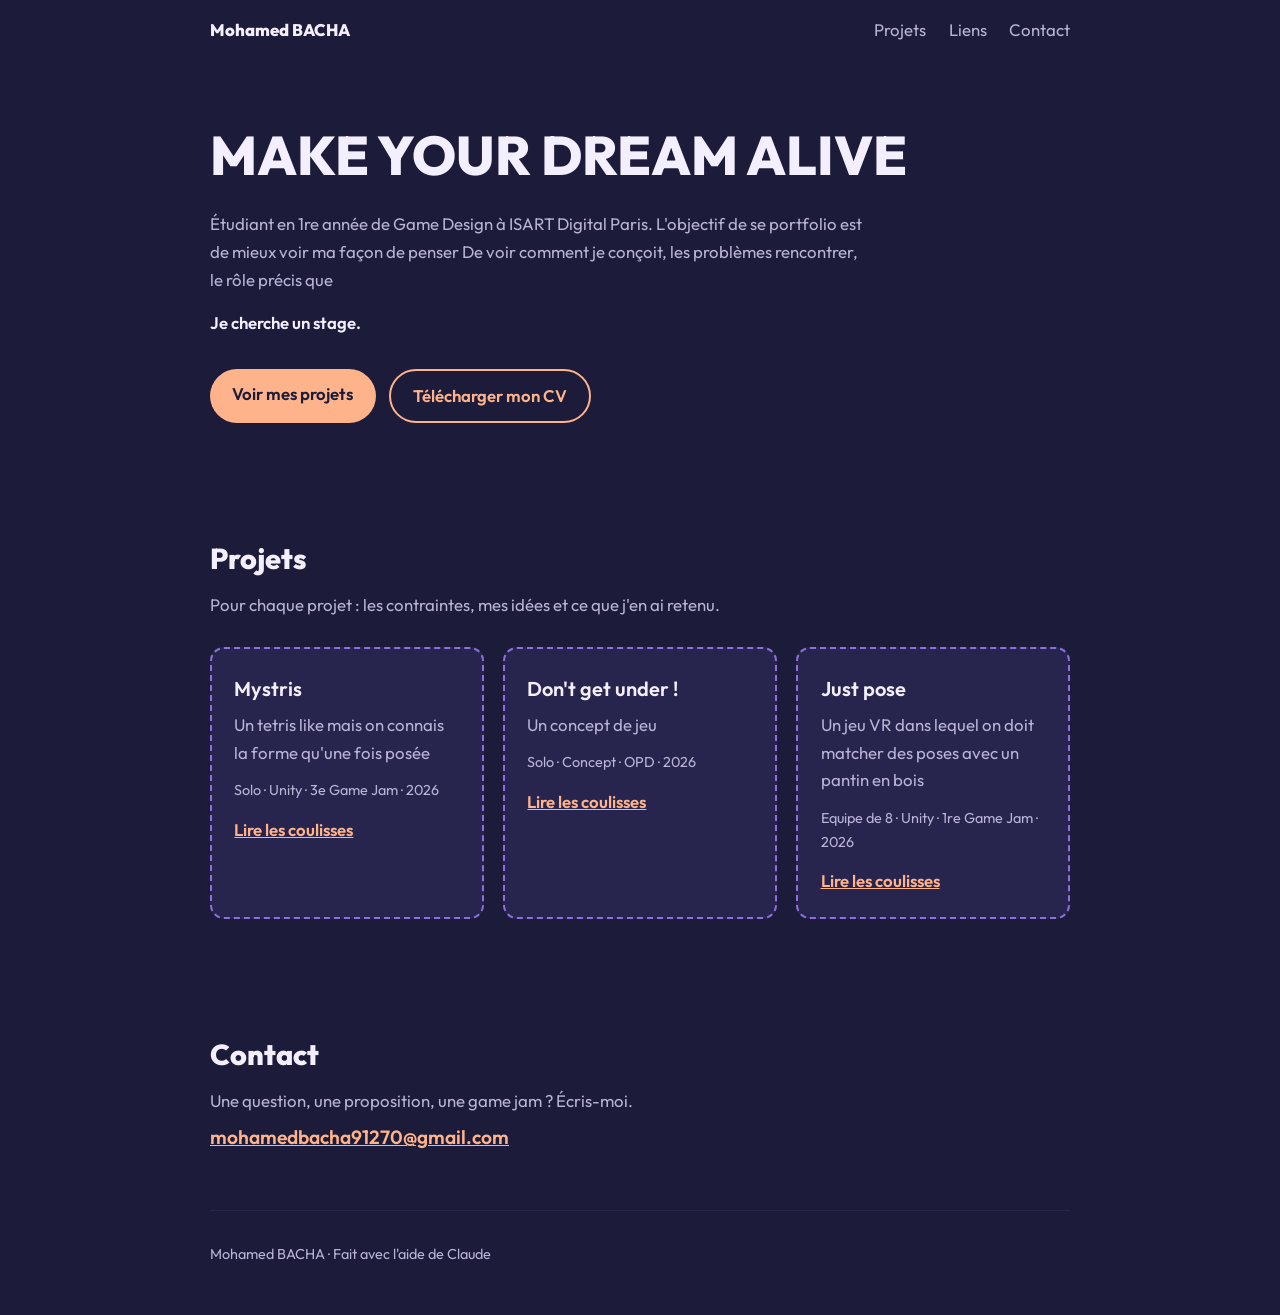
<file: index.html>
<!DOCTYPE html>
<html lang="fr">
<head>
  <meta charset="UTF-8">
  <meta name="viewport" content="width=device-width, initial-scale=1">
  <link rel="icon" href="favicon.png" type="image/png">

  <!-- TITRE de l'onglet du navigateur : à modifier -->
  <title>Portfolio Mohamed BACHA – Game Designer</title>
  <meta name="description" content="Portfolio de Mohamed BACHA, étudiant en Game Design. Les coulisses de mes projets.">

  <!-- POLICE : pour changer, remplace "Outfit" ici ET dans style.css (variable --police) -->
  <link rel="preconnect" href="https://fonts.googleapis.com">
  <link rel="preconnect" href="https://fonts.gstatic.com" crossorigin>
  <link href="https://fonts.googleapis.com/css2?family=Outfit:wght@400;600;800&display=swap" rel="stylesheet">

  <link rel="stylesheet" href="style.css">
</head>
<body>

  <!-- ========== MENU ========== -->
  <header class="menu">
    <a class="logo" href="#accueil">Mohamed BACHA</a>
    <nav>
      <a href="#projets">Projets</a>

      <!-- MENU DÉROULANT "LIENS" : remplace chaque "#" par ton vrai lien -->
      <div class="deroulant">
        <button class="deroulant-bouton" type="button" aria-haspopup="true">Liens</button>
        <ul class="sous-menu">
          <li><a href="https://blazyper.itch.io/">itch.io</a></li>
          <li><a href="https://www.linkedin.com/in/mohamed-bacha-155bb53b1/">LinkedIn</a></li>
          <!-- CV : remplace "cv.pdf" par le nom de ton fichier, à mettre dans le même dossier -->
          <li><a href="cv.pdf">CV</a></li>
        </ul>
      </div>

      <div class="deroulant">
  <button class="deroulant-bouton" type="button" aria-haspopup="true">Contact</button>
  <ul class="sous-menu">
    <li><a id="adresse-mail" href="mailto:mohamedbacha91270@gmail.com">mohamedbacha91270@gmail.com</a>
    <button class="copier" type="button" id="bouton-copier">Copier</button></li>
    <li><a href="https://www.instagram.com/blazyper/">Instagram</a></li>
  </ul>
</div>
    </nav>
  </header>

  <main>

    <!-- ========== ACCUEIL ========== -->
    <section id="accueil" class="accueil">
      <!-- ACCROCHE : le gros titre, à modifier -->
      <h1>MAKE YOUR DREAM ALIVE</h1>

      <!-- PRÉSENTATION : 2 ou 3 phrases maximum -->
      <p class="intro">
        Étudiant en 1re année de Game Design à ISART Digital Paris.
        L'objectif de se portfolio est de mieux voir ma façon de penser </n>
      De voir comment je conçoit, les problèmes rencontrer, le rôle précis que  </n>
      
        
      </p>

      <!-- CE QUE TU CHERCHES : à adapter (date, durée…) -->
      <p class="cherche">Je cherche un stage.</p>

      <div class="boutons">
        <a class="bouton" href="#projets">Voir mes projets</a>
        <a class="bouton secondaire" href="cv.pdf">Télécharger mon CV</a>
      </div>
    </section>

    <!-- ========== PROJETS ========== -->
    <section id="projets">
      <h2>Projets</h2>
      <p class="sous-titre">Pour chaque projet : les contraintes, mes idées et ce que j'en ai retenu.</p>

      <div class="grille">

        <!-- CARTE PROJET : copie-colle tout le bloc <article> pour en ajouter un.
             Le lien "href" doit être le nom du fichier de la page du projet. -->
        <article class="carte">
          <h3>Mystris</h3>
          <p>Un tetris like mais on connais la forme qu'une fois posée</p>
          <p class="detail">Solo · Unity · 3e Game Jam · 2026</p>
          <a href="projet-mystris.html">Lire les coulisses</a>
        </article>

        <article class="carte">
          <h3>Don't get under !</h3>
          <p>Un concept de jeu </p>
          <p class="detail">Solo · Concept · OPD · 2026</p>
          <a href="projet-dont-get-under.html">Lire les coulisses</a>
        </article>
        
        <article class="carte">
          <h3>Just pose </h3>
          <p>Un jeu VR dans lequel on doit matcher des poses avec un pantin en bois </p>
          <p class="detail">Equipe de 8 · Unity · 1re Game Jam · 2026</p>
          <a href="just-pose.html">Lire les coulisses</a>
        </article>

      </div>
    </section>

    <!-- ========== CONTACT ========== -->
    <section id="contact">
      <h2>Contact</h2>
      <p>Une question, une proposition, une game jam ? Écris-moi.</p>
      <!-- Remplace par ton adresse mail (aux deux endroits) -->
      <p><a class="mail" href="mailto:mohamedbacha91270@gmail.com">mohamedbacha91270@gmail.com</a></p>
    </section>

  </main>

  <footer>
    <p>Mohamed BACHA · Fait avec l'aide de Claude</p>
  </footer>

  <!-- ========== SCRIPT DU MENU DÉROULANT (tu n'as pas besoin d'y toucher) ========== -->
  <!-- Ordinateur : le menu s'ouvre uniquement au passage de la souris (géré par le CSS). -->
  <!-- Téléphone / tablette : un appui sur "Liens" ouvre le menu, un appui ailleurs le ferme. -->
  <script>
    const deroulant = document.querySelector('.deroulant');
    const bouton = deroulant.querySelector('.deroulant-bouton');
    const aUneSouris = window.matchMedia('(hover: hover)');

    // Appui sur "Liens" : uniquement sur appareil tactile
    bouton.addEventListener('click', function (e) {
      if (aUneSouris.matches) return;
      e.stopPropagation();
      deroulant.classList.toggle('ouvert');
    });

    // Appui ailleurs sur la page : le menu se ferme
    document.addEventListener('click', function (e) {
      if (!deroulant.contains(e.target)) deroulant.classList.remove('ouvert');
    });
    // Bouton "Copier" l'adresse mail
const boutonCopier = document.getElementById('bouton-copier');
const adresse = document.getElementById('adresse-mail').textContent;

boutonCopier.addEventListener('click', function () {
  navigator.clipboard.writeText(adresse).then(function () {
    boutonCopier.textContent = 'Copié !';
    setTimeout(function () {
      boutonCopier.textContent = 'Copier';
    }, 2000);
  });
});
  </script>

</body>
</html>
</file>
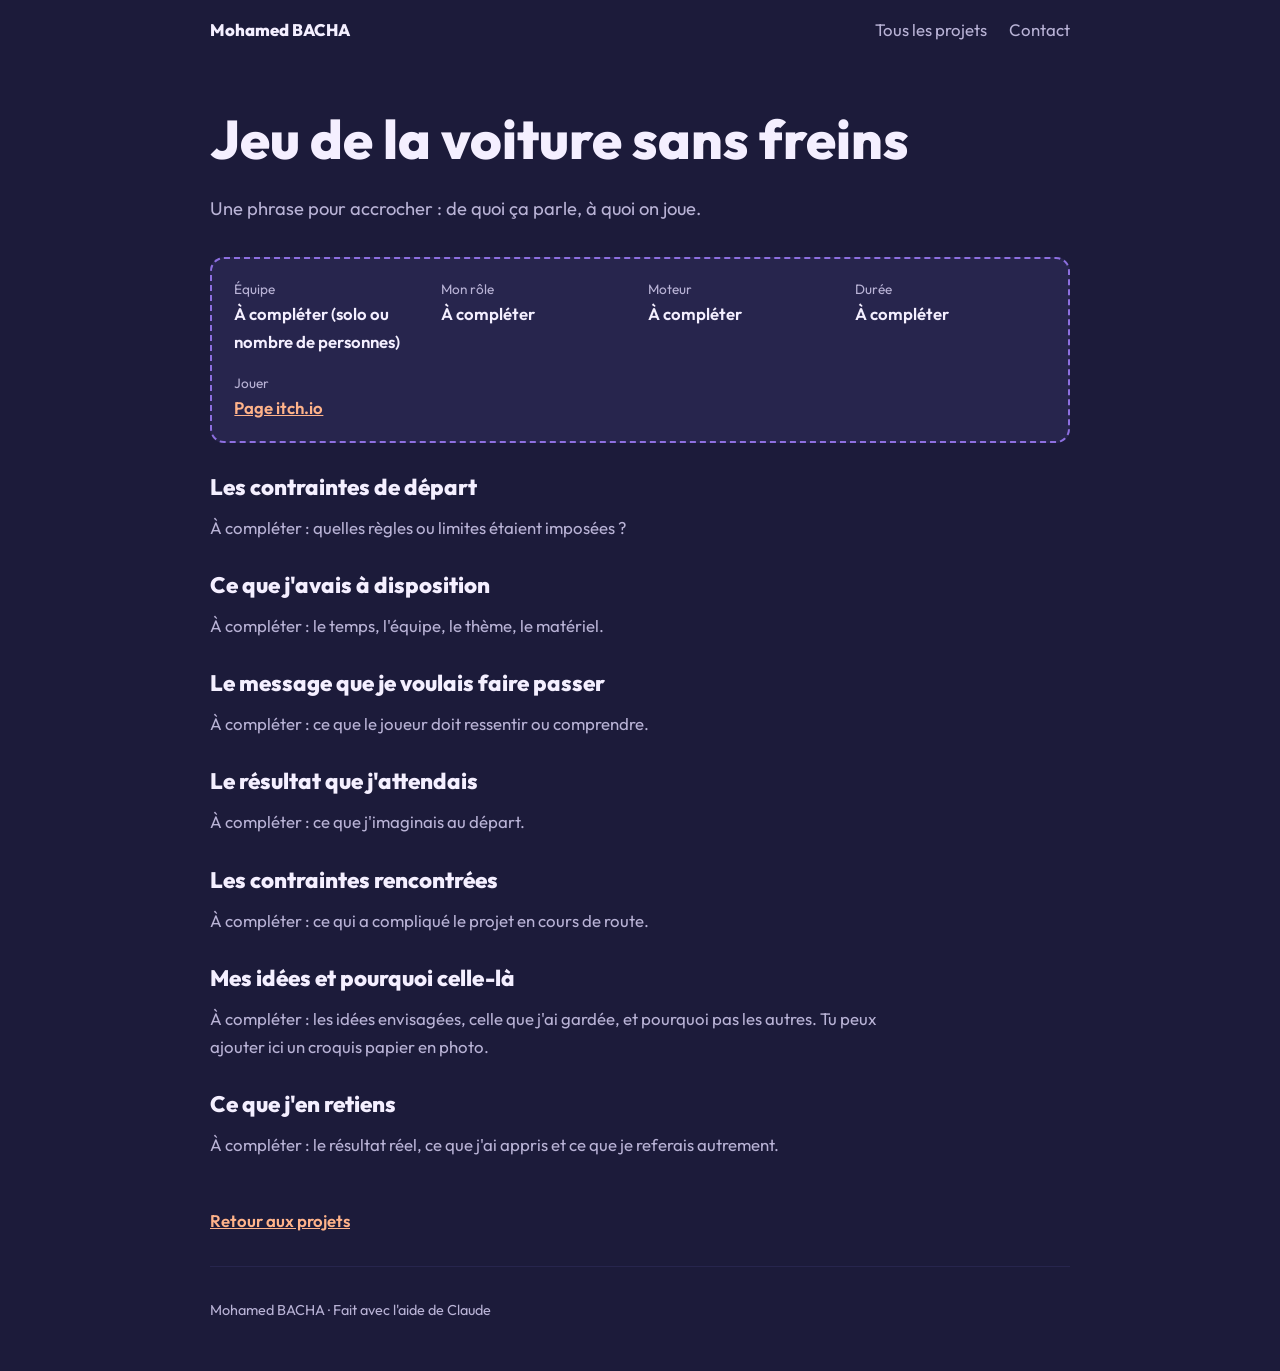
<file: projet-don't-get-under.html>
<!DOCTYPE html>
<html lang="fr">
<head>
  <meta charset="UTF-8">
  <meta name="viewport" content="width=device-width, initial-scale=1">

  <!-- TITRE de l'onglet : à modifier -->
  <title>Jeu de la voiture sans freins – Les coulisses | Mohamed BACHA</title>
  <meta name="description" content="Les coulisses du jeu de la voiture sans freins : contraintes, idées et choix de game design.">

  <link rel="preconnect" href="https://fonts.googleapis.com">
  <link rel="preconnect" href="https://fonts.gstatic.com" crossorigin>
  <link href="https://fonts.googleapis.com/css2?family=Outfit:wght@400;600;800&display=swap" rel="stylesheet">

  <link rel="stylesheet" href="style.css">
</head>
<body>

  <!-- ========== MENU (identique sur toutes les pages projets) ========== -->
  <header class="menu">
    <a class="logo" href="index.html">Mohamed BACHA</a>
    <nav>
      <a href="index.html#projets">Tous les projets</a>
      <a href="index.html#contact">Contact</a>
    </nav>
  </header>

  <main>
    <article class="projet">

      <!-- TITRE DU PROJET -->
      <h1>Jeu de la voiture sans freins</h1>
      <!-- ACCROCHE : une phrase -->
      <p class="intro">Une phrase pour accrocher : de quoi ça parle, à quoi on joue.</p>

      <!-- FICHE RAPIDE : lue en 5 secondes par un recruteur. Remplace chaque "À compléter". -->
      <dl class="fiche">
        <div><dt>Équipe</dt><dd>À compléter (solo ou nombre de personnes)</dd></div>
        <div><dt>Mon rôle</dt><dd>À compléter</dd></div>
        <div><dt>Moteur</dt><dd>À compléter</dd></div>
        <div><dt>Durée</dt><dd>À compléter</dd></div>
        <div><dt>Jouer</dt><dd><a href="#">Page itch.io</a></dd></div>
      </dl>

      <!-- IMAGE OU GIF : décommente la ligne ci-dessous et mets le nom de ton fichier image
           (à envoyer dans le même dossier que cette page) -->
      <!-- <img class="visuel" src="voiture.png" alt="Capture du jeu de la voiture sans freins"> -->

      <!-- RUBRIQUES : garde des blocs courts (3 à 4 phrases). Copie-colle un <section class="bloc"> pour en ajouter. -->
      <section class="bloc">
        <h2>Les contraintes de départ</h2>
        <p>À compléter : quelles règles ou limites étaient imposées ?</p>
      </section>

      <section class="bloc">
        <h2>Ce que j'avais à disposition</h2>
        <p>À compléter : le temps, l'équipe, le thème, le matériel.</p>
      </section>

      <section class="bloc">
        <h2>Le message que je voulais faire passer</h2>
        <p>À compléter : ce que le joueur doit ressentir ou comprendre.</p>
      </section>

      <section class="bloc">
        <h2>Le résultat que j'attendais</h2>
        <p>À compléter : ce que j'imaginais au départ.</p>
      </section>

      <section class="bloc">
        <h2>Les contraintes rencontrées</h2>
        <p>À compléter : ce qui a compliqué le projet en cours de route.</p>
      </section>

      <section class="bloc">
        <h2>Mes idées et pourquoi celle-là</h2>
        <p>À compléter : les idées envisagées, celle que j'ai gardée, et pourquoi pas les autres. Tu peux ajouter ici un croquis papier en photo.</p>
      </section>

      <section class="bloc">
        <h2>Ce que j'en retiens</h2>
        <p>À compléter : le résultat réel, ce que j'ai appris et ce que je referais autrement.</p>
      </section>

      <p class="retour"><a href="index.html#projets">Retour aux projets</a></p>

    </article>
  </main>

  <footer>
    <p>Mohamed BACHA · Fait avec l'aide de Claude</p>
  </footer>

</body>
</html>
</file>
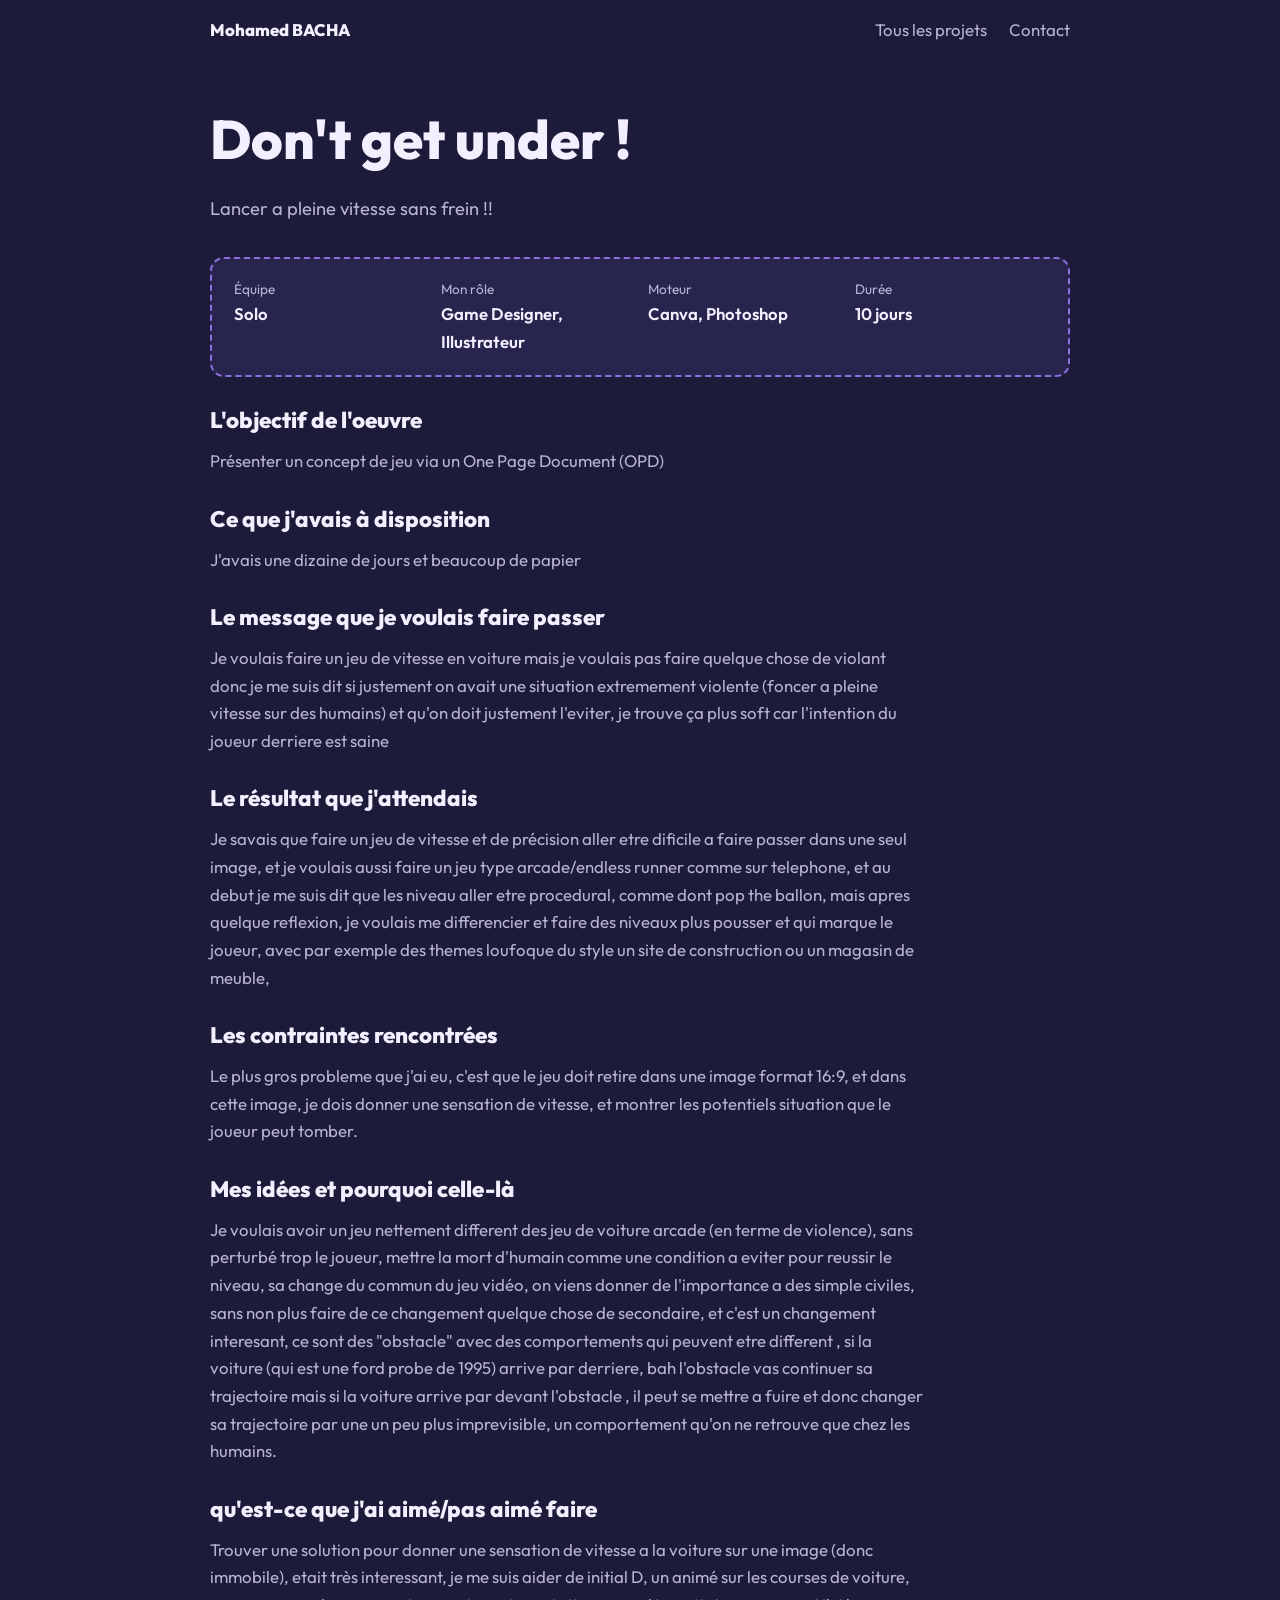
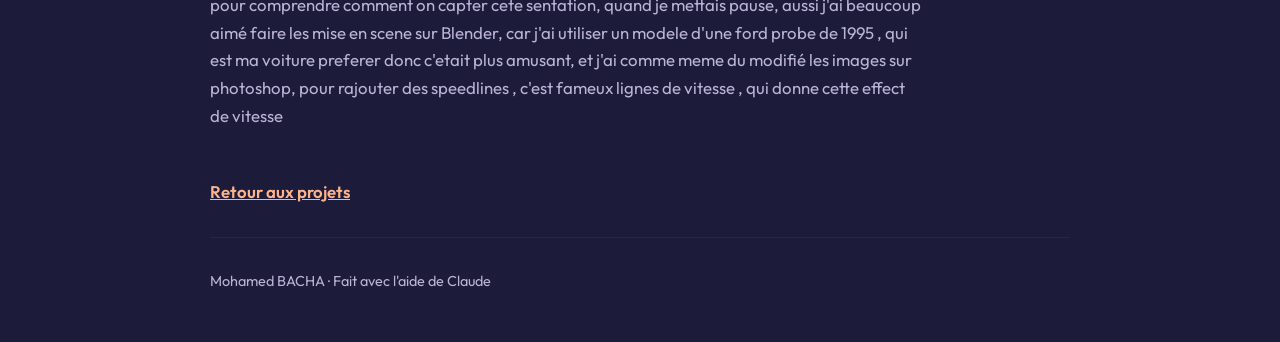
<file: projet-dont-get-under.html>
<!DOCTYPE html>
<html lang="fr">
<head>
  <meta charset="UTF-8">
  <meta name="viewport" content="width=device-width, initial-scale=1">
  <link rel="icon" href="favicon.png" type="image/png">

  <!-- TITRE de l'onglet : à modifier -->
  <title>Dont get under | Mohamed BACHA</title>
  <meta name="description" content="Les coulisses du jeu de la voiture sans freins : contraintes, idées et choix de game design.">

  <link rel="preconnect" href="https://fonts.googleapis.com">
  <link rel="preconnect" href="https://fonts.gstatic.com" crossorigin>
  <link href="https://fonts.googleapis.com/css2?family=Outfit:wght@400;600;800&display=swap" rel="stylesheet">

  <link rel="stylesheet" href="style.css">
</head>
<body>

  <!-- ========== MENU (identique sur toutes les pages projets) ========== -->
  <header class="menu">
    <a class="logo" href="index.html">Mohamed BACHA</a>
    <nav>
      <a href="index.html#projets">Tous les projets</a>
            <div class="deroulant">
  <button class="deroulant-bouton" type="button" aria-haspopup="true">Contact</button>
  <ul class="sous-menu">
    <li><a id="adresse-mail" href="mailto:mohamedbacha91270@gmail.com">mohamedbacha91270@gmail.com</a>
    <button class="copier" type="button" id="bouton-copier">Copier</button></li>
    <li><a href="https://www.instagram.com/blazyper/">Instagram</a></li>
  </ul>
</div>
    </nav>
  </header>

  <main>
    <article class="projet">

      <!-- TITRE DU PROJET -->
      <h1>Don't get under !</h1>
      <!-- ACCROCHE : une phrase -->
      <p class="intro">Lancer a pleine vitesse sans frein !!</p>

      <!-- FICHE RAPIDE : lue en 5 secondes par un recruteur. Remplace chaque "À compléter". -->
      <dl class="fiche">
        <div><dt>Équipe</dt><dd>Solo</dd></div>
        <div><dt>Mon rôle</dt><dd>Game Designer, Illustrateur </dd></div>
        <div><dt>Moteur</dt><dd>Canva, Photoshop</dd></div>
        <div><dt>Durée</dt><dd>10 jours</dd></div>
      </dl>

      <!-- IMAGE OU GIF : décommente la ligne ci-dessous et mets le nom de ton fichier image
           (à envoyer dans le même dossier que cette page) -->
      <!-- <img class="visuel" src="voiture.png" alt="Capture du jeu de la voiture sans freins"> -->

      <!-- RUBRIQUES : garde des blocs courts (3 à 4 phrases). Copie-colle un <section class="bloc"> pour en ajouter. -->
      <section class="bloc">
        <h2>L'objectif de l'oeuvre</h2>
        <p>Présenter un concept de jeu via un One Page Document (OPD)</p>
      </section>

      <section class="bloc">
        <h2>Ce que j'avais à disposition</h2>
        <p>J'avais une dizaine de jours et beaucoup de papier</p>
      </section>

      <section class="bloc">
        <h2>Le message que je voulais faire passer</h2>
        <p>Je voulais faire un jeu de vitesse en voiture mais je voulais pas faire quelque chose de violant 
          donc je me suis dit si justement on avait une situation extremement violente (foncer a pleine vitesse sur des humains) 
          et qu'on doit justement l'eviter, je trouve ça plus soft car l'intention du joueur derriere est saine </p>
      </section>

      <section class="bloc">
        <h2>Le résultat que j'attendais</h2>
        <p>Je savais que faire un jeu de vitesse et de précision aller etre dificile a faire passer dans une seul image,
          et je voulais aussi faire un jeu type arcade/endless runner comme sur telephone, et au debut je me suis dit que les niveau aller etre procedural, comme dont pop the ballon,
        mais apres quelque reflexion, je voulais me differencier et faire des niveaux plus pousser et qui marque le joueur, avec par exemple des themes loufoque du style un site de construction ou un magasin de meuble, 
        </p>
      </section>

      <section class="bloc">
        <h2>Les contraintes rencontrées</h2>
        <p>Le plus gros probleme que j'ai eu, c'est que le jeu doit retire dans une image format 16:9, et dans cette image, je dois donner une sensation de vitesse, 
          et montrer les potentiels situation que le joueur peut tomber.</p>
      </section>

      <section class="bloc">
        <h2>Mes idées et pourquoi celle-là</h2>
        <p>Je voulais avoir un jeu nettement different des jeu de voiture arcade (en terme de violence), sans perturbé trop le joueur, mettre la mort d'humain comme une condition a eviter pour reussir le niveau, 
        sa change du commun du jeu vidéo, on viens donner de l'importance a des simple civiles, sans non plus faire de ce changement quelque chose de secondaire, et c'est un changement interesant,
        ce sont des "obstacle" avec des comportements qui peuvent etre different , si la voiture (qui est une ford probe de 1995) arrive par derriere, bah l'obstacle vas continuer sa trajectoire
        mais si la voiture arrive par devant l'obstacle , il peut se mettre a fuire et donc changer sa trajectoire par une un peu plus imprevisible, un comportement qu'on ne retrouve que chez les humains.</p>
      </section>

      <section class="bloc">
        <h2>qu'est-ce que j'ai aimé/pas aimé faire</h2>
        <p>Trouver une solution pour donner une sensation de vitesse a la voiture sur une image (donc immobile), etait très interessant, je me suis aider de initial D, un animé sur les courses de voiture,
        pour comprendre comment on capter cete sentation, quand je mettais pause, aussi j'ai beaucoup aimé faire les mise en scene sur Blender, car j'ai utiliser un modele d'une ford probe de 1995 , qui est ma voiture preferer 
        donc c'etait plus amusant, et j'ai comme meme du modifié les images sur photoshop, pour rajouter des speedlines , c'est fameux lignes de vitesse , qui donne cette effect de vitesse </p>
      </section>

      <p class="retour"><a href="index.html#projets">Retour aux projets</a></p>

    </article>
  </main>

  <footer>
    <p>Mohamed BACHA · Fait avec l'aide de Claude</p>
  </footer>

</body>
</html>
</file>
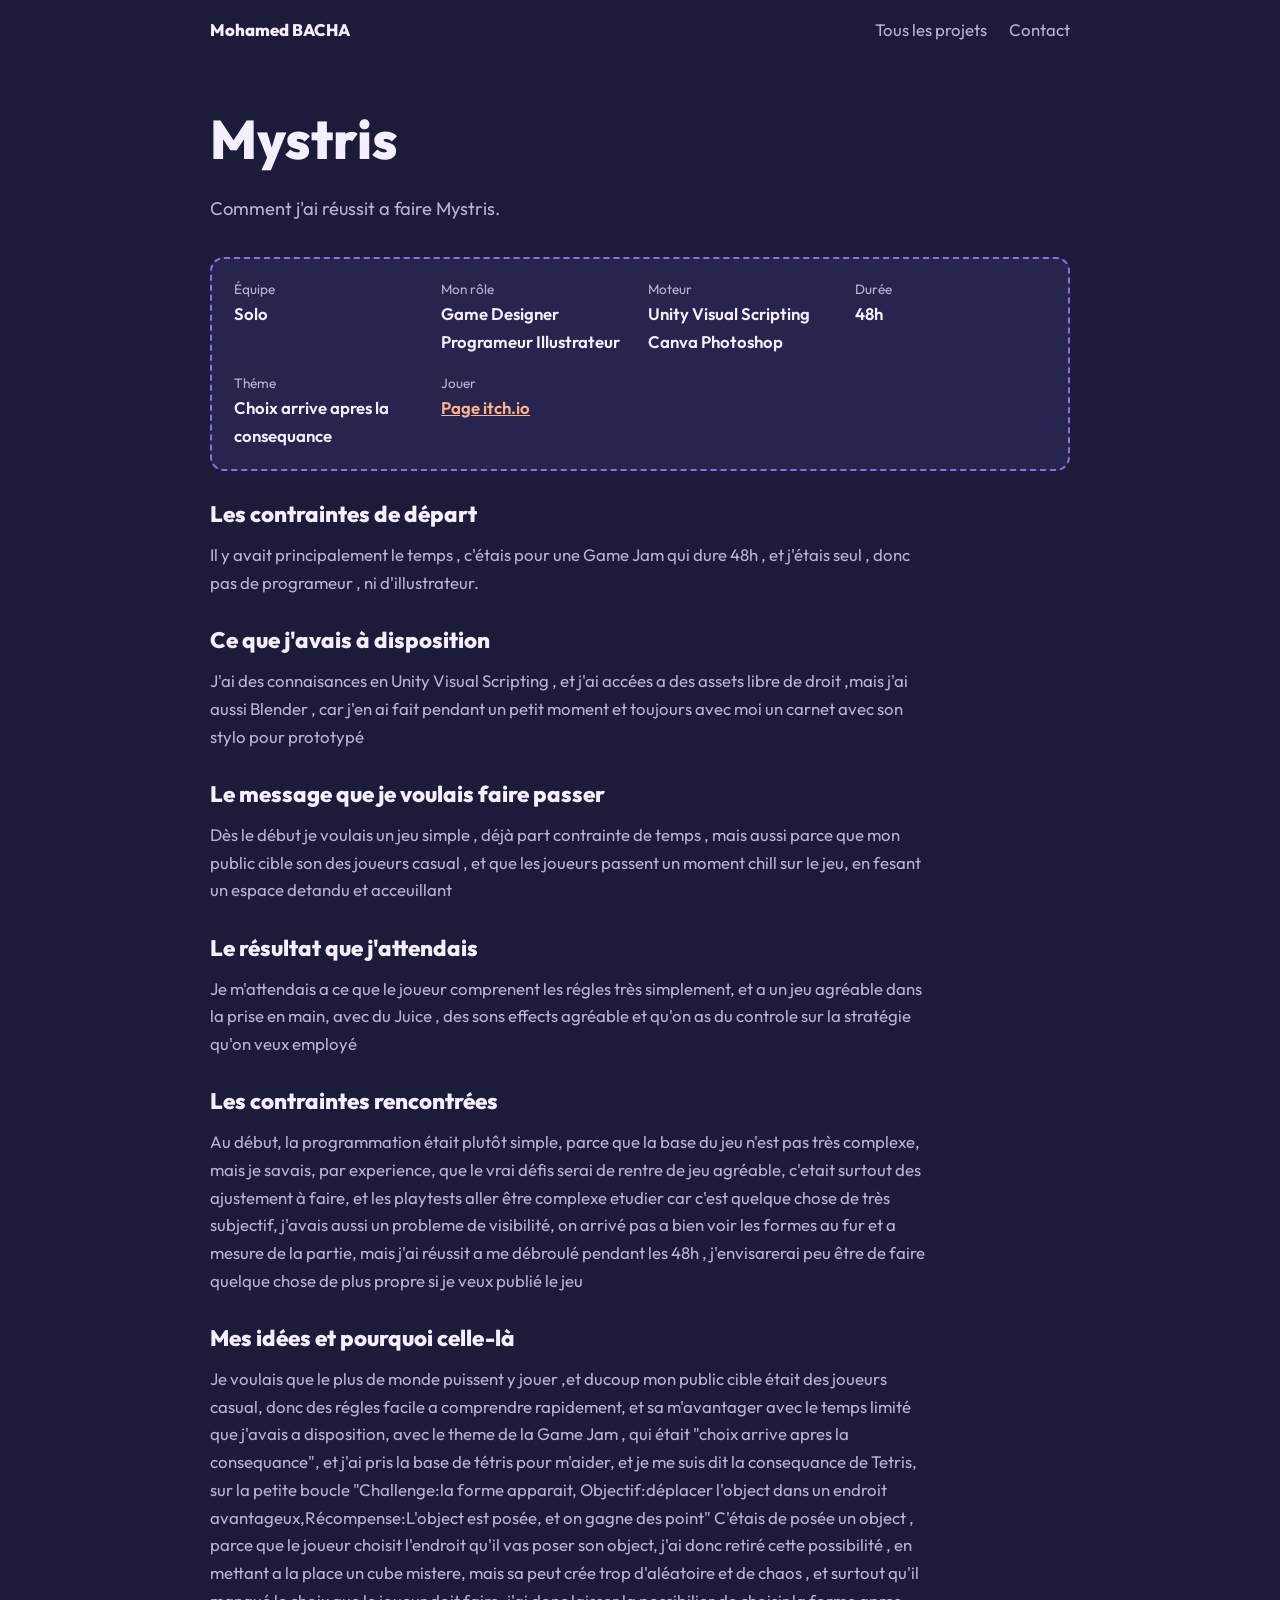
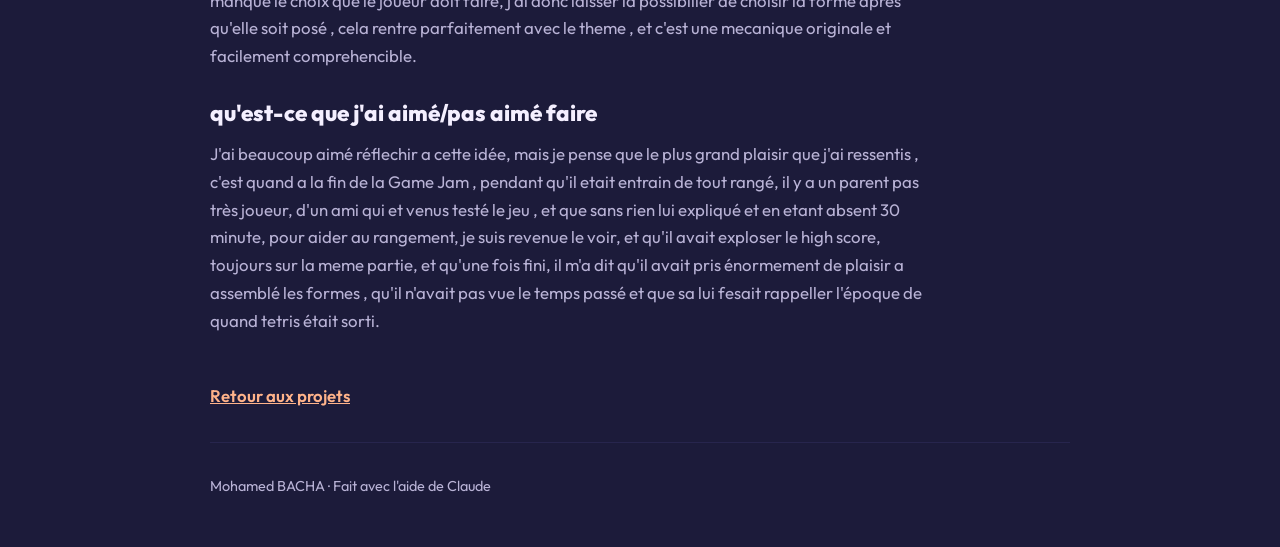
<file: projet-mystris.html>
<!DOCTYPE html>
<html lang="fr">
<head>
  <meta charset="UTF-8">
  <meta name="viewport" content="width=device-width, initial-scale=1">
  <link rel="icon" href="favicon.png" type="image/png">

  <!-- TITRE de l'onglet : à modifier -->
  <title>Mystris | Mohamed BACHA</title>
  <meta name="description" content="Les coulisses de Mystriss : contraintes, idées et choix de game design.">

  <link rel="preconnect" href="https://fonts.googleapis.com">
  <link rel="preconnect" href="https://fonts.gstatic.com" crossorigin>
  <link href="https://fonts.googleapis.com/css2?family=Outfit:wght@400;600;800&display=swap" rel="stylesheet">

  <link rel="stylesheet" href="style.css">
</head>
<body>

  <!-- ========== MENU (identique sur toutes les pages projets) ========== -->
  <header class="menu">
    <a class="logo" href="index.html">Mohamed BACHA</a>
    <nav>
      <a href="index.html#projets">Tous les projets</a>
            <div class="deroulant">
  <button class="deroulant-bouton" type="button" aria-haspopup="true">Contact</button>
  <ul class="sous-menu">
    <li><a id="adresse-mail" href="mailto:mohamedbacha91270@gmail.com">mohamedbacha91270@gmail.com</a>
    <button class="copier" type="button" id="bouton-copier">Copier</button></li>
    <li><a href="https://www.instagram.com/blazyper/">Instagram</a></li>
  </ul>
</div>
    </nav>
  </header>

  <main>
    <article class="projet">

      <!-- TITRE DU PROJET -->
      <h1>Mystris</h1>
      <!-- ACCROCHE : une phrase -->
      <p class="intro">Comment j'ai réussit a faire Mystris.</p>

      <!-- FICHE RAPIDE : lue en 5 secondes par un recruteur. Remplace chaque "À compléter". -->
      <dl class="fiche">
        <div><dt>Équipe</dt><dd>Solo</dd></div>
        <div><dt>Mon rôle</dt><dd>Game Designer Programeur      Illustrateur</dd></div>
        <div><dt>Moteur</dt><dd>Unity Visual Scripting   Canva        Photoshop  </dd></div>
        <div><dt>Durée</dt><dd>48h</dd></div>
         <div><dt>Théme</dt><dd>Choix arrive apres la consequance</dd></div>
        <div><dt>Jouer</dt><dd><a href="https://blazyper.itch.io/mystris">Page itch.io</a></dd></div>
      </dl>

      <!-- IMAGE OU GIF : décommente la ligne ci-dessous et mets le nom de ton fichier image
           (à envoyer dans le même dossier que cette page) -->
      <!-- <img class="visuel" src="mystriss.png" alt="Capture du jeu Mystriss"> -->

      <!-- RUBRIQUES : garde des blocs courts (3 à 4 phrases). Copie-colle un <section class="bloc"> pour en ajouter. -->
      <section class="bloc">
        <h2>Les contraintes de départ</h2>
        <p>Il y avait principalement le temps , c'étais pour une Game Jam qui dure 48h , et j'étais seul , donc pas de programeur , ni d'illustrateur.</p>
      </section>

      <section class="bloc">
        <h2>Ce que j'avais à disposition</h2>
        <p>J'ai des connaisances en Unity Visual Scripting , et j'ai accées a des assets libre de droit ,mais j'ai aussi Blender , car j'en ai fait pendant un petit moment et toujours avec moi un carnet avec son stylo pour prototypé </p>
      </section>

      <section class="bloc">
        <h2>Le message que je voulais faire passer</h2>
        <p>Dès le début je voulais un jeu simple , déjà part contrainte de temps , mais aussi parce que mon public cible son des joueurs casual , et que les joueurs passent un moment chill sur le jeu, en fesant un espace detandu et acceuillant </p>
      </section>

      <section class="bloc">
        <h2>Le résultat que j'attendais</h2>
        <p>Je m'attendais a ce que le joueur comprenent les régles très simplement, et a un jeu agréable dans la prise en main, avec du Juice , des sons effects agréable et qu'on as du controle sur la stratégie qu'on veux employé</p>
      </section>

      <section class="bloc">
        <h2>Les contraintes rencontrées</h2>
        <p>Au début, la programmation était plutôt simple, parce que la base du jeu n'est pas très complexe, mais je savais, par experience, que le vrai défis serai de rentre de jeu agréable, c'etait surtout des ajustement à faire, et les playtests aller être complexe etudier car c'est quelque chose de très subjectif, j'avais aussi un probleme de visibilité, on arrivé pas a bien voir les formes au fur et a mesure de la partie, mais j'ai réussit a me débroulé pendant les 48h , j'envisarerai peu être de faire quelque chose de plus propre si je veux publié le jeu</p>
      </section>

      <section class="bloc">
        <h2>Mes idées et pourquoi celle-là</h2>
        <p>Je voulais que le plus de monde puissent y jouer ,et ducoup mon public cible était des joueurs casual, donc des régles facile a comprendre rapidement, et sa m'avantager avec le temps limité que j'avais a disposition, 
        avec le theme de la Game Jam , qui était "choix arrive apres la consequance", et j'ai pris la base de tétris pour m'aider, et je me suis dit la consequance de Tetris, sur la petite boucle "Challenge:la forme apparait, Objectif:déplacer l'object dans un endroit avantageux,Récompense:L'object est posée, et on gagne des point"
        C'étais de posée un object , parce que le joueur choisit l'endroit qu'il vas poser son object, j'ai donc retiré cette possibilité , en mettant a la place un cube mistere, mais sa peut crée trop d'aléatoire et de chaos ,
        et surtout qu'il manqué le choix que le joueur doit faire, j'ai donc laisser la possibilier de choisir la forme apres qu'elle soit posé , cela rentre parfaitement avec le theme , et c'est une mecanique originale et facilement comprehencible.</p>
      </section>

      <section class="bloc">
        <h2>qu'est-ce que j'ai aimé/pas aimé faire</h2>
        <p>J'ai beaucoup aimé réflechir a cette idée, mais je pense que le plus grand plaisir que j'ai ressentis , c'est quand a la fin de la Game Jam , pendant qu'il etait entrain de tout rangé, il y a un parent pas très joueur, d'un ami qui et venus testé le jeu ,
        et que sans rien lui expliqué et en etant absent 30 minute, pour aider au rangement, je suis revenue le voir, et qu'il avait exploser le high score, toujours sur la meme partie, et qu'une fois fini, il m'a dit qu'il avait pris énormement de plaisir 
        a assemblé les formes , qu'il n'avait pas vue le temps passé et que sa lui fesait rappeller l'époque de quand tetris était sorti.</p>
      </section>

      <p class="retour"><a href="index.html#projets">Retour aux projets</a></p>

    </article>
  </main>

  <footer>
    <p>Mohamed BACHA · Fait avec l'aide de Claude</p>
  </footer>

</body>
</html>
</file>
<file: style.css>
/* =========================================================
   COULEURS ET POLICE : tout se change ici, en haut du fichier
   ========================================================= */
:root {
  --fond: #1c1b3a;          /* bleu nuit : fond de la page */
  --fond-carte: #27254d;    /* bleu nuit plus clair : fond des cartes */
  --texte: #f4efff;         /* texte principal */
  --texte-doux: #b9b3d6;    /* texte secondaire */
  --accent: #ffb38a;        /* pêche : boutons et liens */
  --violet: #8d6fe0;        /* violet : bordures et détails */

  --police: "Outfit", system-ui, sans-serif;
  --largeur: 860px;         /* largeur maximale du contenu */
}

/* =========================================================
   BASE (tu n'as normalement pas besoin d'y toucher)
   ========================================================= */
* { box-sizing: border-box; margin: 0; padding: 0; }

html { scroll-behavior: smooth; scroll-padding-top: 4.5rem; }

body {
  background: var(--fond);
  color: var(--texte);
  font-family: var(--police);
  font-size: 1.05rem;
  line-height: 1.65;
}

a { color: var(--accent); }
a:hover { text-decoration-thickness: 2px; }
a:focus-visible, .bouton:focus-visible {
  outline: 3px solid var(--accent);
  outline-offset: 3px;
}

main, .menu, footer {
  width: min(100% - 2.5rem, var(--largeur));
  margin-inline: auto;
}

section { padding: 3.5rem 0; }

h1 { font-size: clamp(2rem, 6vw, 3.4rem); line-height: 1.15; font-weight: 800; max-width: 22ch; }
h2 { font-size: 1.8rem; font-weight: 800; margin-bottom: 0.5rem; }
h3 { font-size: 1.25rem; font-weight: 600; margin-bottom: 0.4rem; }

/* =========================================================
   MENU
   ========================================================= */
.menu {
  position: sticky;
  top: 0;
  display: flex;
  justify-content: space-between;
  align-items: center;
  flex-wrap: wrap;
  gap: 0.5rem 1.5rem;
  padding: 1rem 0;
  background: var(--fond);
  z-index: 10;
}
.logo { font-weight: 800; color: var(--texte); text-decoration: none; }
.menu nav { display: flex; gap: 1.4rem; align-items: center; }
.menu nav > a { color: var(--texte-doux); text-decoration: none; }
.menu nav > a:hover { color: var(--accent); }

/* =========================================================
   MENU DÉROULANT "LIENS"
   ========================================================= */
.deroulant { position: relative; }

.deroulant-bouton {
  background: none;
  border: 0;
  font: inherit;
  color: var(--texte-doux);
  cursor: pointer;
}
.deroulant:hover .deroulant-bouton,
.deroulant.ouvert .deroulant-bouton { color: var(--accent); }
.deroulant-bouton:focus-visible { outline: 3px solid var(--accent); outline-offset: 3px; }

.sous-menu {
  display: none;
  position: absolute;
  top: 100%;
  right: 0;
  min-width: 180px;
  list-style: none;
  padding: 0.5rem;
  background: var(--fond-carte);
  border: 2px dashed var(--violet);
  border-radius: 12px;
  z-index: 20;
}
.menu .sous-menu a {
  display: block;
  padding: 0.5rem 0.8rem;
  border-radius: 8px;
  color: var(--texte);
  text-decoration: none;
}
.menu .sous-menu a:hover { background: var(--fond); color: var(--accent); }

/* ORDINATEUR (appareil avec souris) : le menu s'ouvre uniquement au survol.
   Il reste aussi accessible au clavier (touche Tab). */
@media (hover: hover) {
  .deroulant:hover .sous-menu,
  .deroulant:has(:focus-visible) .sous-menu { display: block; }
}

/* TÉLÉPHONE / TABLETTE (écran tactile) : ouvert par un appui sur "Liens" */
@media (hover: none) {
  .deroulant.ouvert .sous-menu { display: block; }
}

/* =========================================================
   ACCUEIL
   ========================================================= */
.accueil { padding-top: 4rem; }
.intro { margin-top: 1.5rem; max-width: 60ch; color: var(--texte-doux); }
.cherche { margin-top: 1rem; font-weight: 600; }

.boutons { display: flex; flex-wrap: wrap; gap: 0.8rem; margin-top: 2rem; }
.bouton {
  display: inline-block;
  padding: 0.7rem 1.4rem;
  border-radius: 999px;
  background: var(--accent);
  color: var(--fond);
  font-weight: 600;
  text-decoration: none;
}
.bouton:hover { filter: brightness(1.08); }
.bouton.secondaire {
  background: transparent;
  color: var(--accent);
  border: 2px solid var(--accent);
}

/* =========================================================
   PROJETS (cartes en pointillés, façon carnet de notes)
   ========================================================= */
.sous-titre { color: var(--texte-doux); margin-bottom: 1.8rem; }

.grille {
  display: grid;
  grid-template-columns: repeat(auto-fit, minmax(250px, 1fr));
  gap: 1.2rem;
}
.carte {
  background: var(--fond-carte);
  border: 2px dashed var(--violet);
  border-radius: 14px;
  padding: 1.4rem;
}
.carte p { color: var(--texte-doux); }
.carte .detail { margin: 0.8rem 0; font-size: 0.9rem; }
.carte a { font-weight: 600; }

/* =========================================================
   PAGES PROJETS (les coulisses d'un projet)
   ========================================================= */
.projet { padding: 3rem 0 2rem; }
.projet .intro { font-size: 1.15rem; }

/* Fiche rapide : équipe, rôle, moteur, durée, lien pour jouer */
.fiche {
  display: grid;
  grid-template-columns: repeat(auto-fit, minmax(190px, 1fr));
  gap: 1rem;
  margin-top: 2rem;
  padding: 1.2rem 1.4rem;
  background: var(--fond-carte);
  border: 2px dashed var(--violet);
  border-radius: 14px;
}
.fiche dt { font-size: 0.85rem; color: var(--texte-doux); }
.fiche dd { font-weight: 600; }

/* Image ou GIF du projet */
.visuel {
  display: block;
  width: 100%;
  height: auto;
  margin-top: 2rem;
  border-radius: 14px;
}

/* Un bloc = une rubrique des coulisses */
.bloc { padding: 1.6rem 0 0; }
.bloc h2 { font-size: 1.4rem; }
.bloc p { max-width: 65ch; color: var(--texte-doux); }

.retour { margin-top: 3rem; font-weight: 600; }

/* =========================================================
   CONTACT ET PIED DE PAGE
   ========================================================= */
#contact p { margin-top: 0.5rem; color: var(--texte-doux); }
.mail { font-size: 1.2rem; font-weight: 600; }
.copier {
  margin-left: 0.6rem;
  padding: 0.3rem 0.9rem;
  border: 2px solid var(--accent);
  border-radius: 999px;
  background: transparent;
  color: var(--accent);
  font: inherit;
  font-size: 0.9rem;
  font-weight: 600;
  cursor: pointer;
}
.copier:hover { background: var(--accent); color: var(--fond); }
.copier:focus-visible { outline: 3px solid var(--accent); outline-offset: 3px; }
/* Dans le menu : le lien et le bouton Copier sur la même ligne */
.sous-menu li { display: flex; align-items: center; gap: 0.4rem; }
.sous-menu li > a { flex: 1; }
.sous-menu .copier { margin-left: 0; padding: 0.2rem 0.7rem; font-size: 0.8rem; }

footer {
  padding: 2rem 0 3rem;
  color: var(--texte-doux);
  font-size: 0.9rem;
  border-top: 1px solid var(--fond-carte);
}

/* Respecte les personnes qui désactivent les animations */
@media (prefers-reduced-motion: reduce) {
  html { scroll-behavior: auto; }
}
</file>
